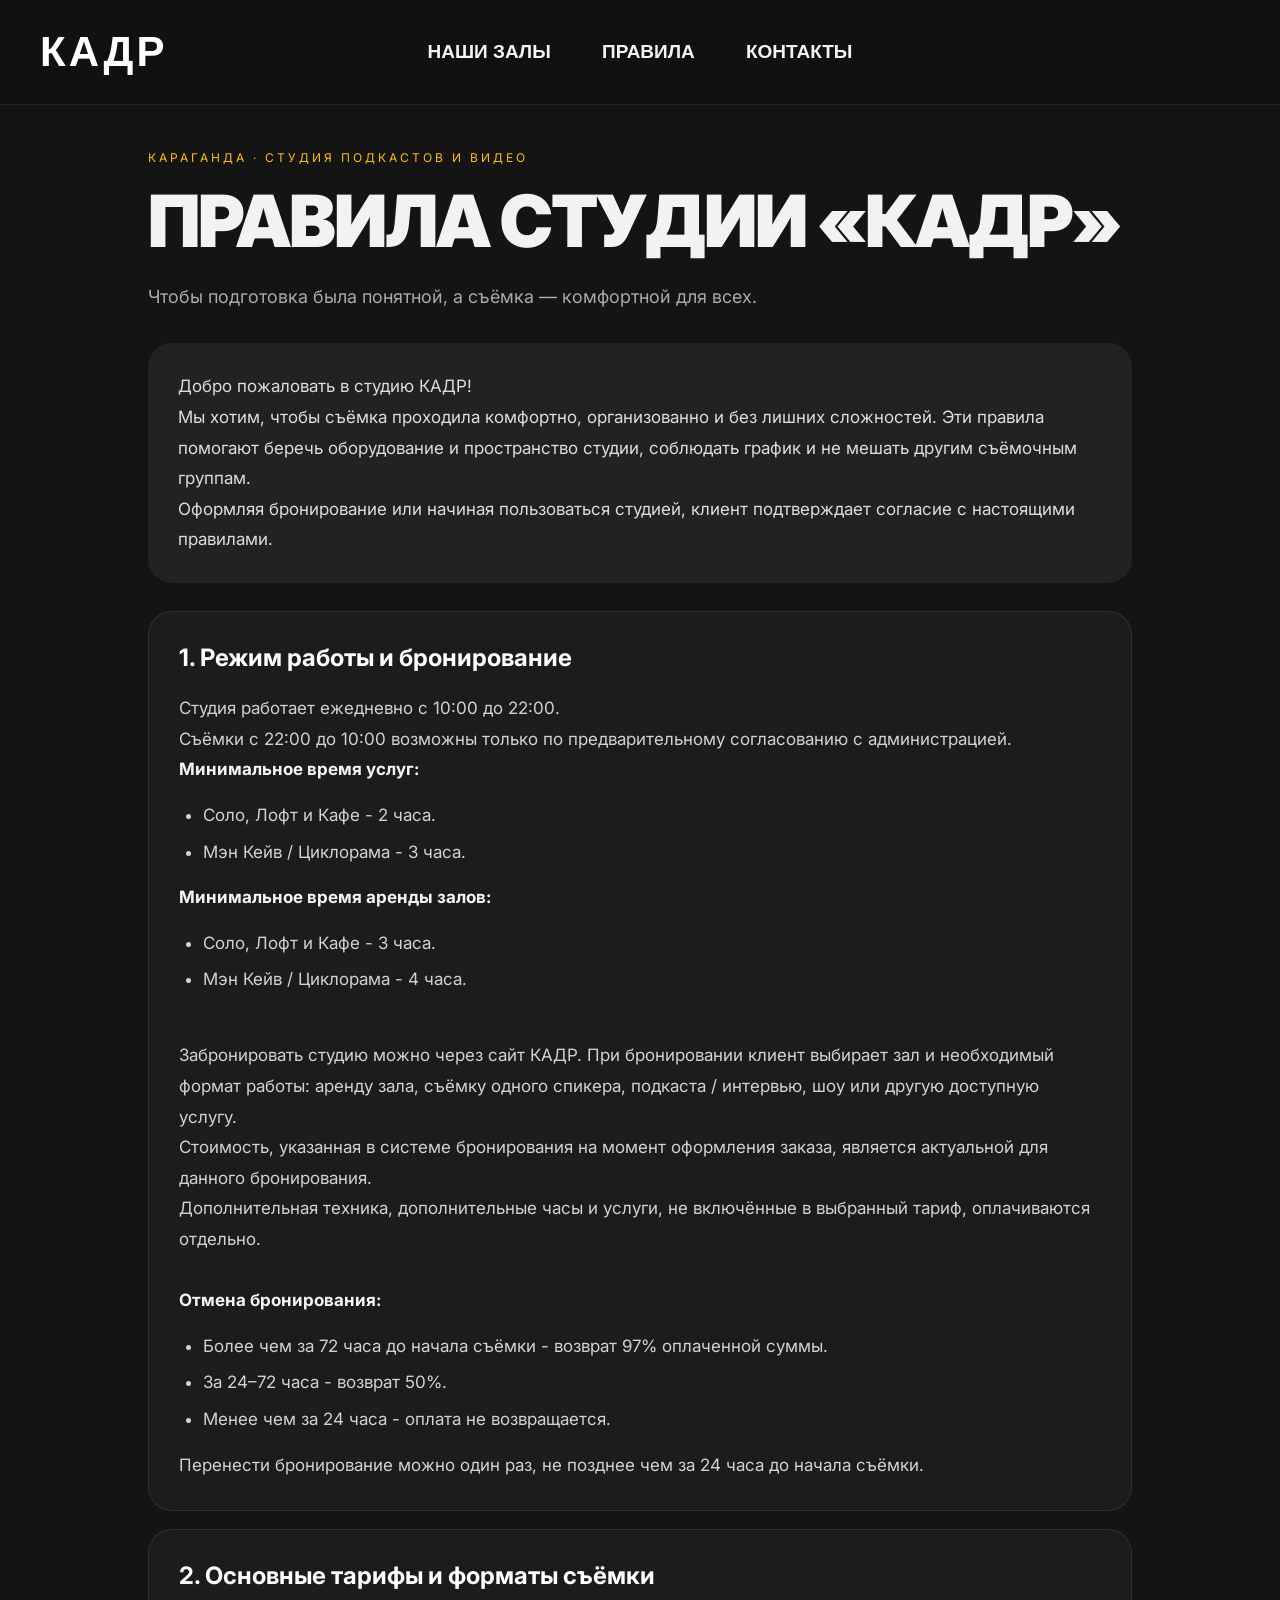
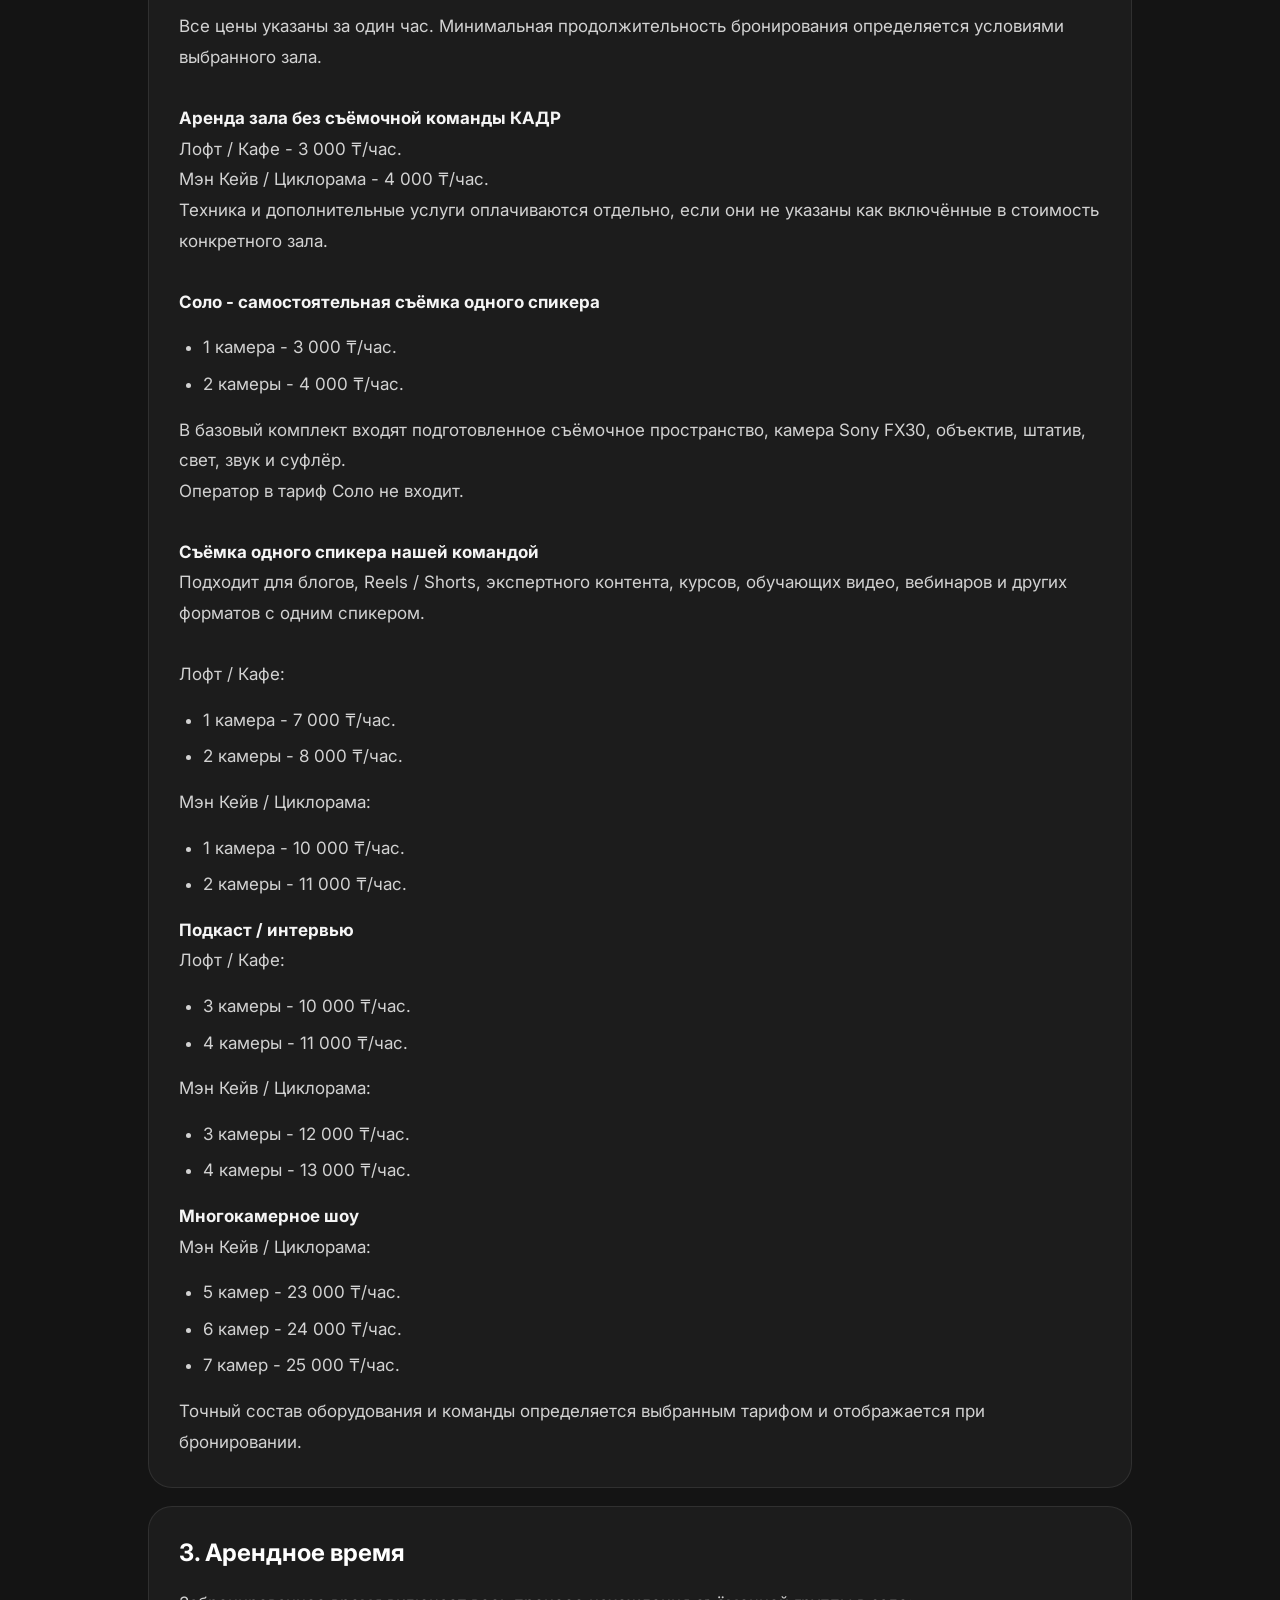
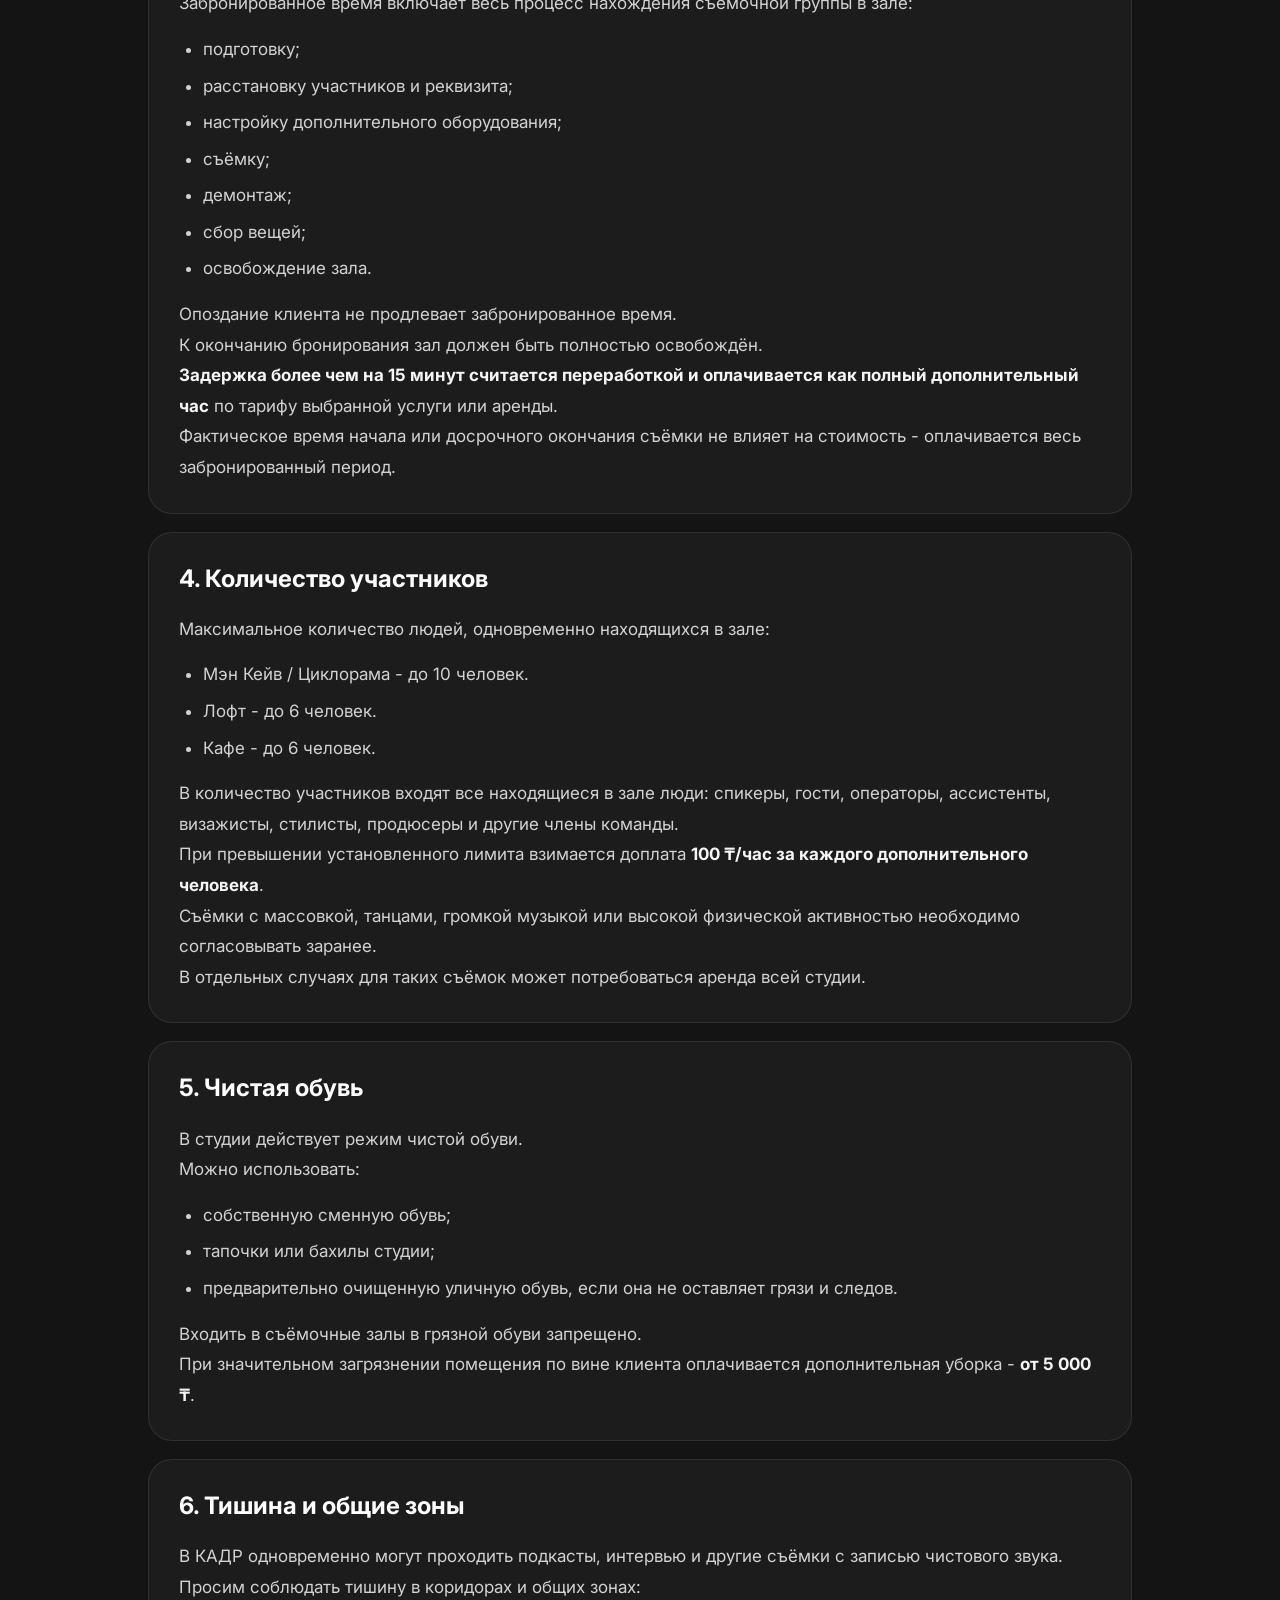
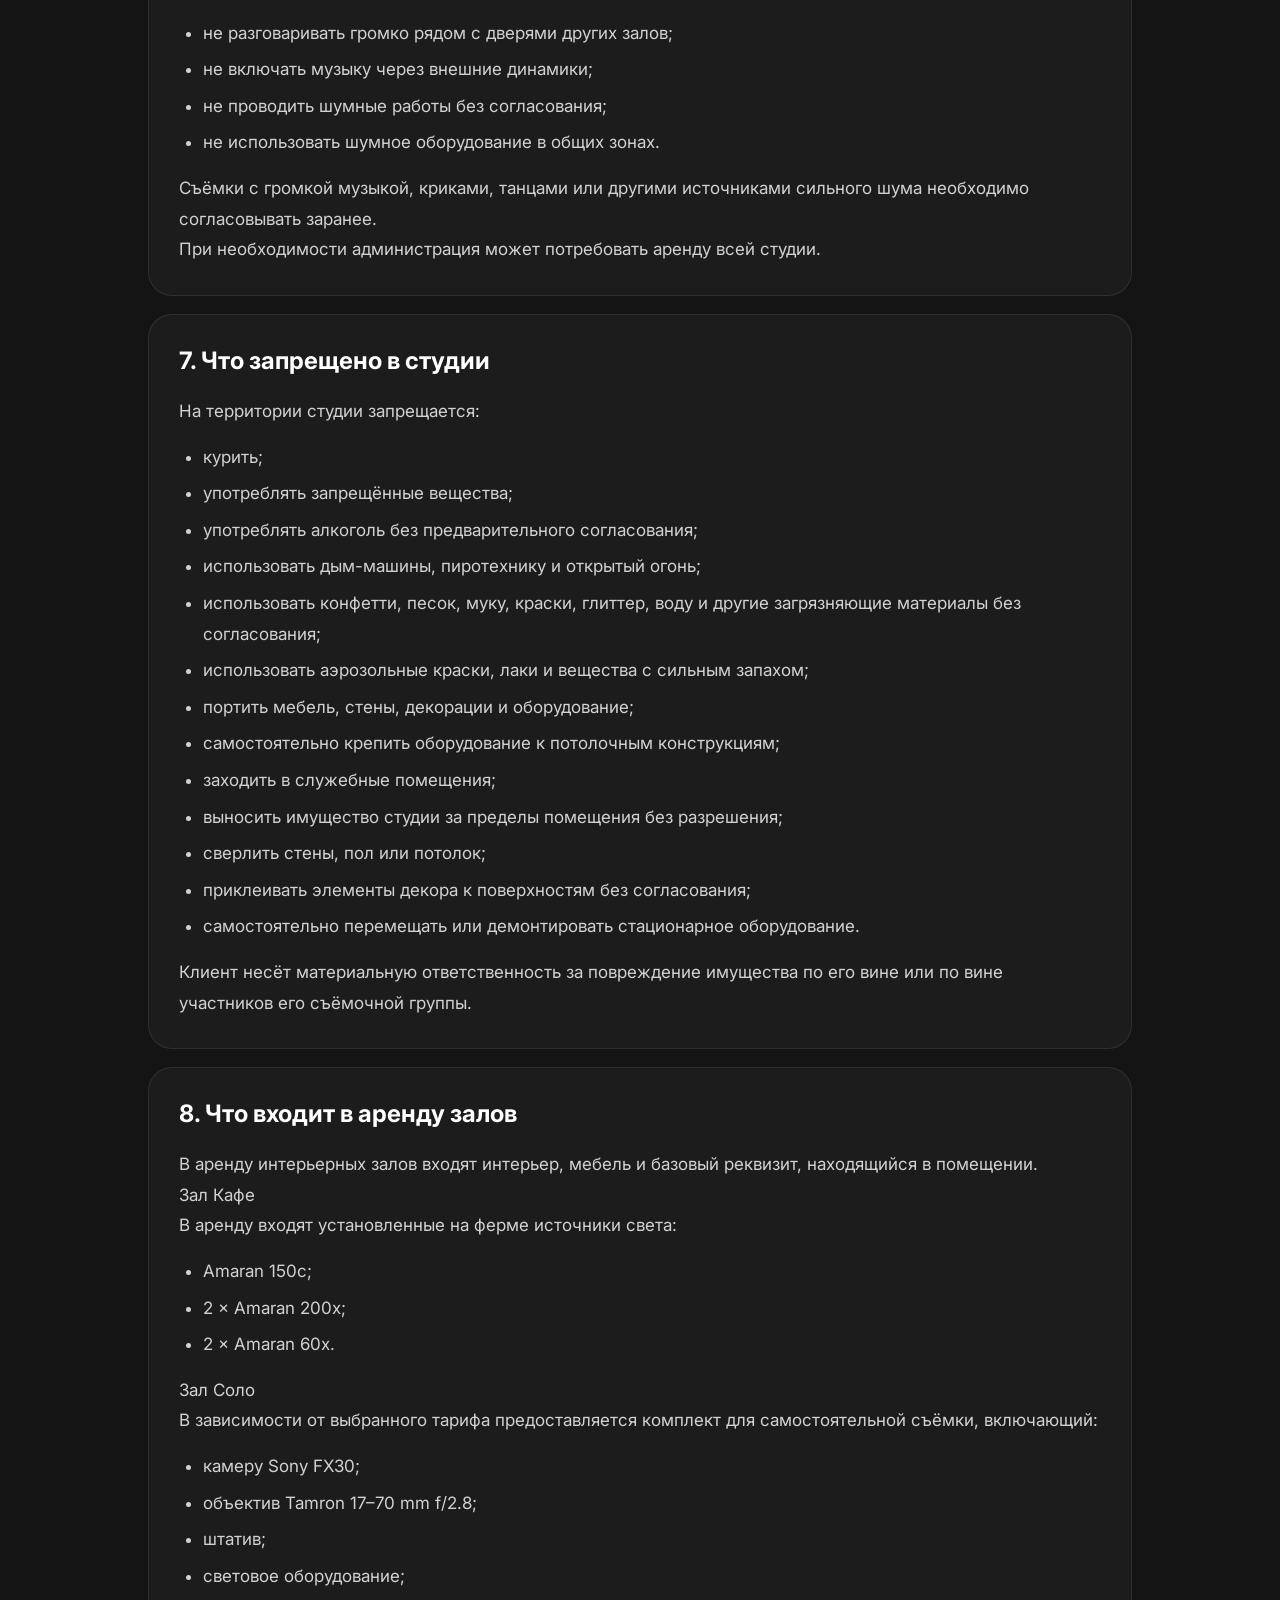
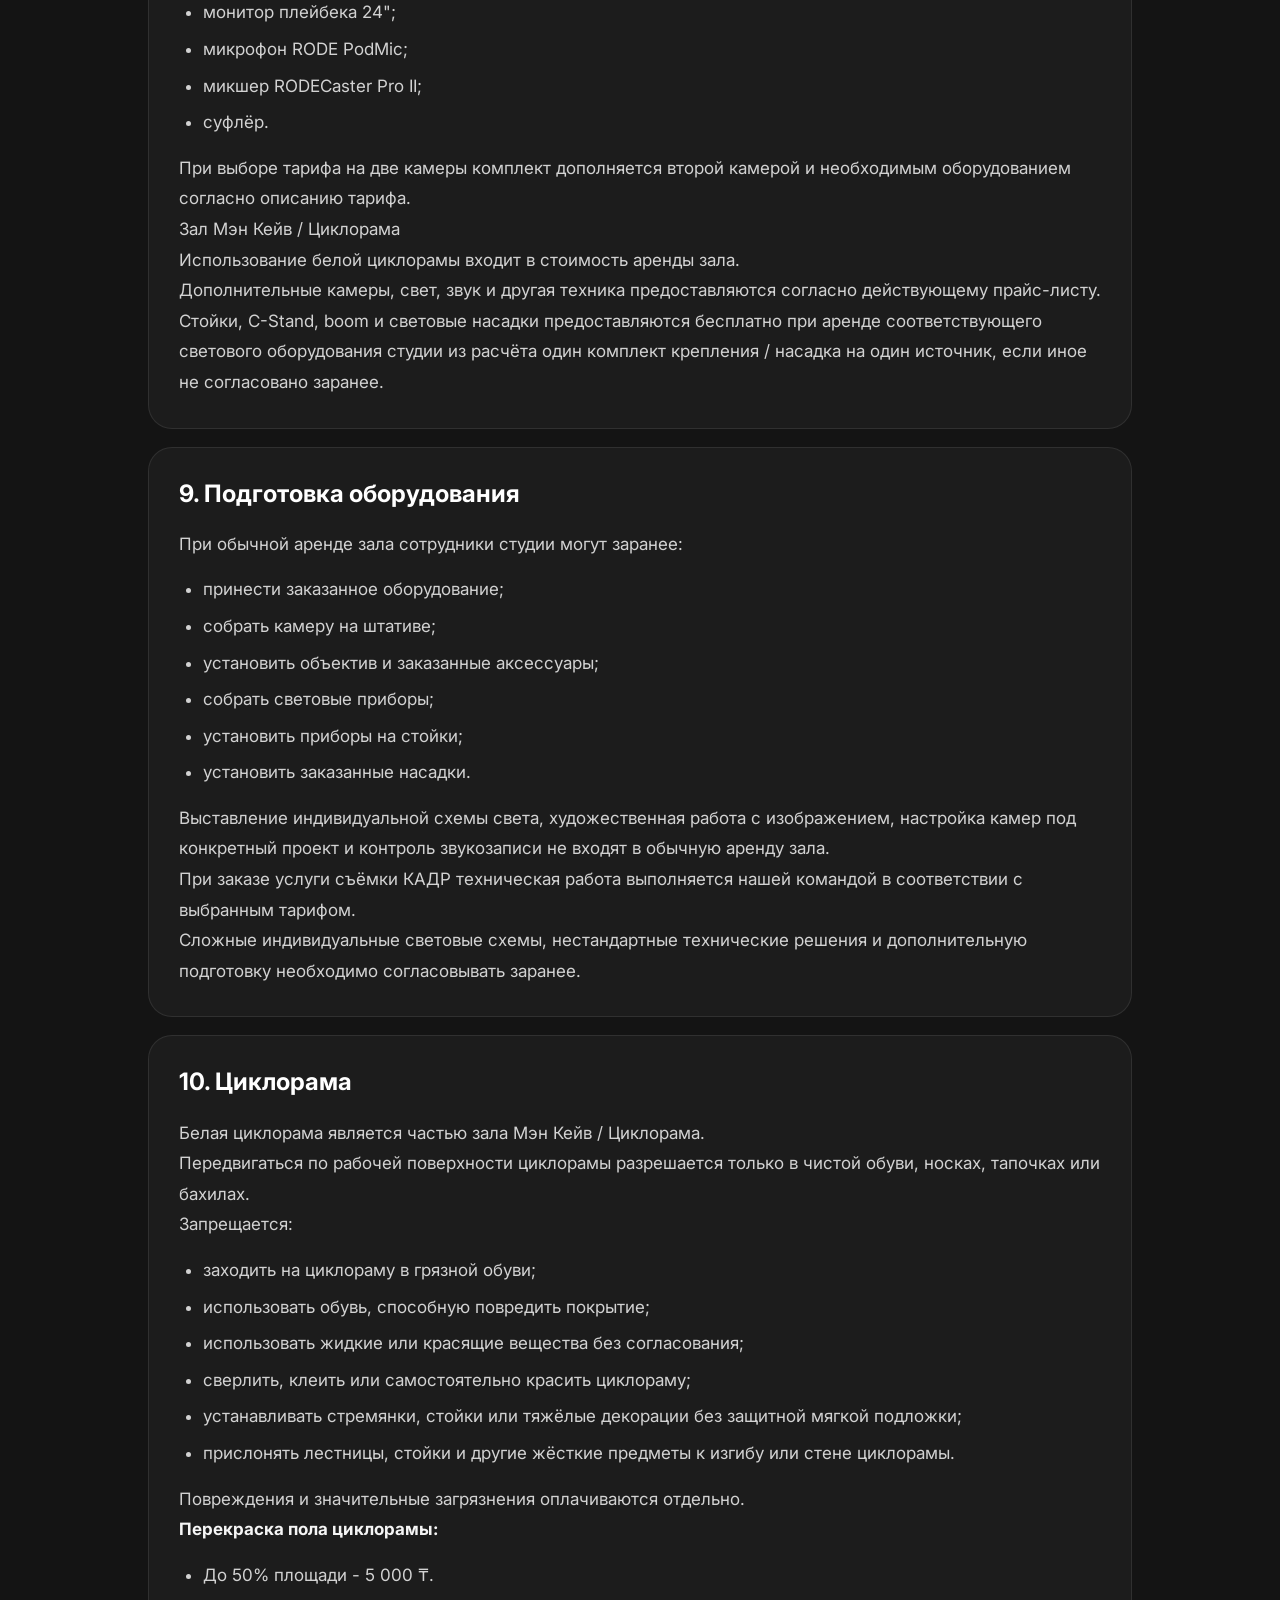
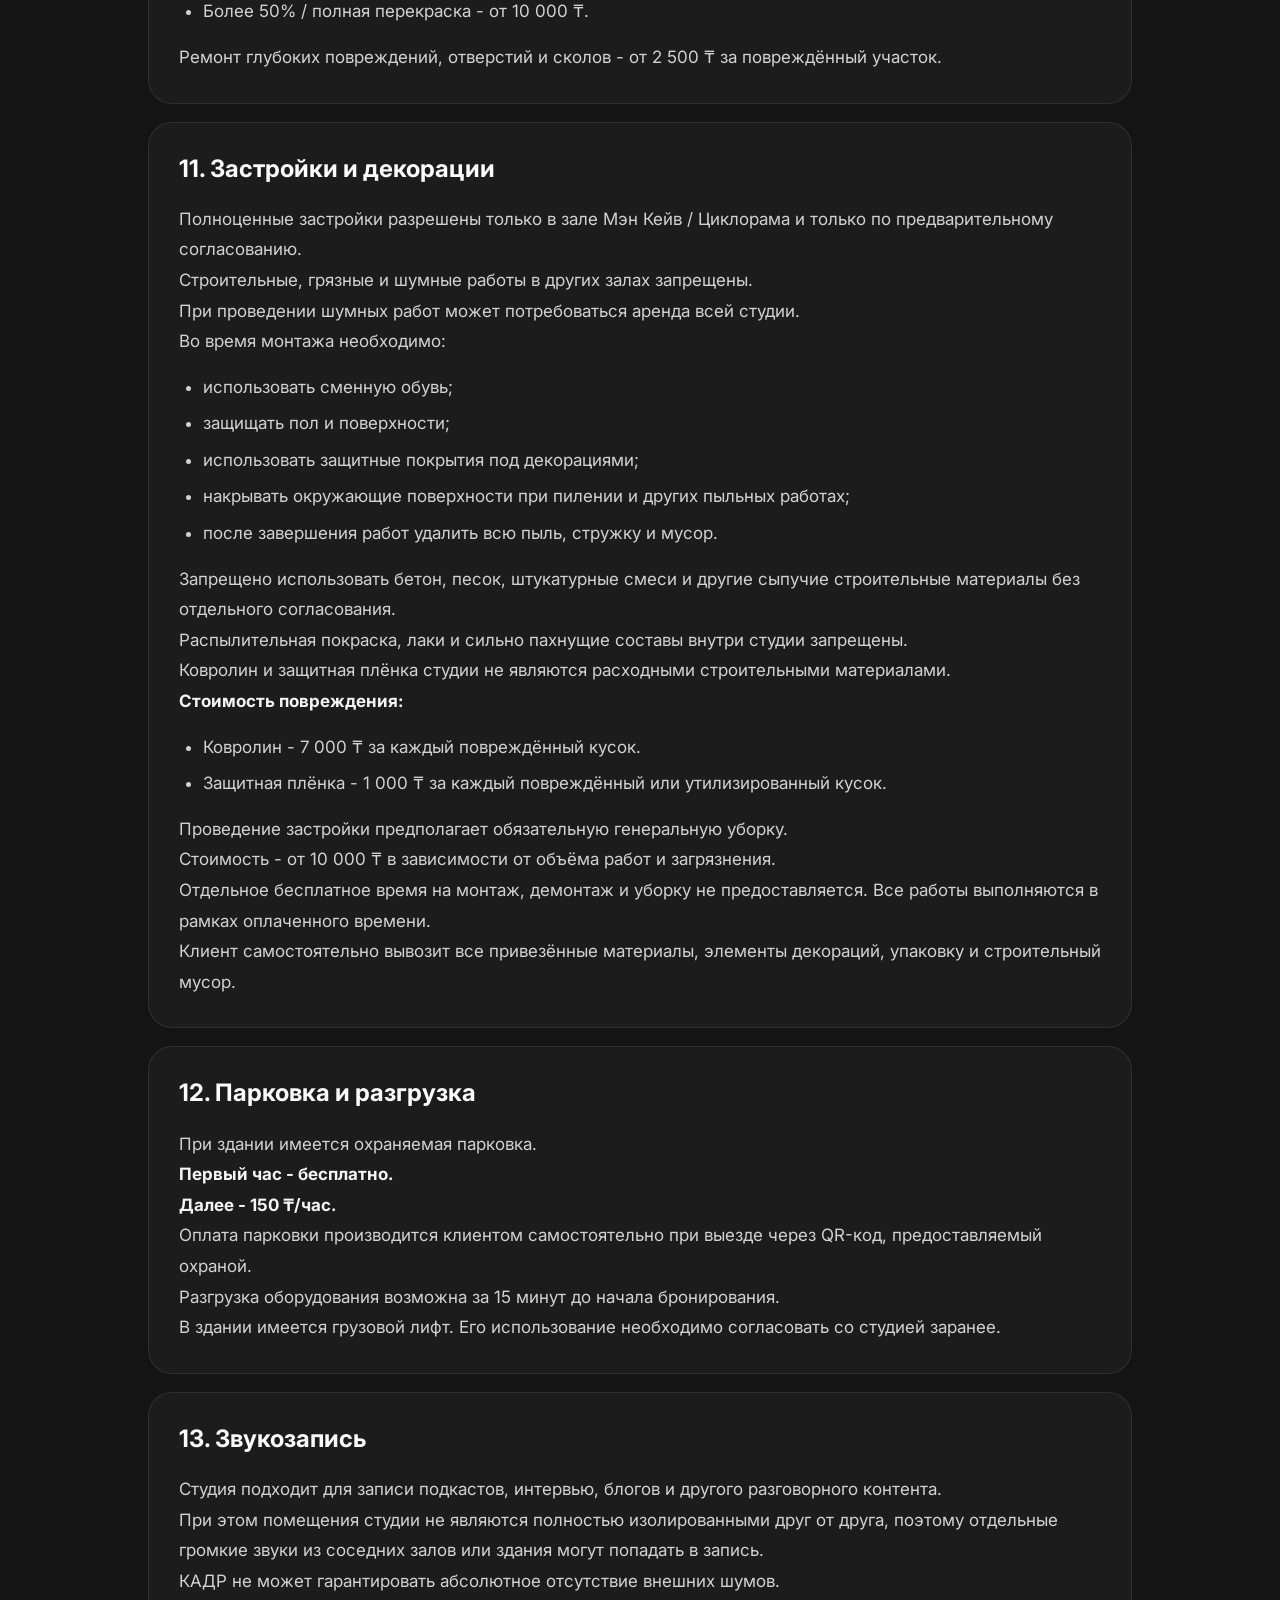
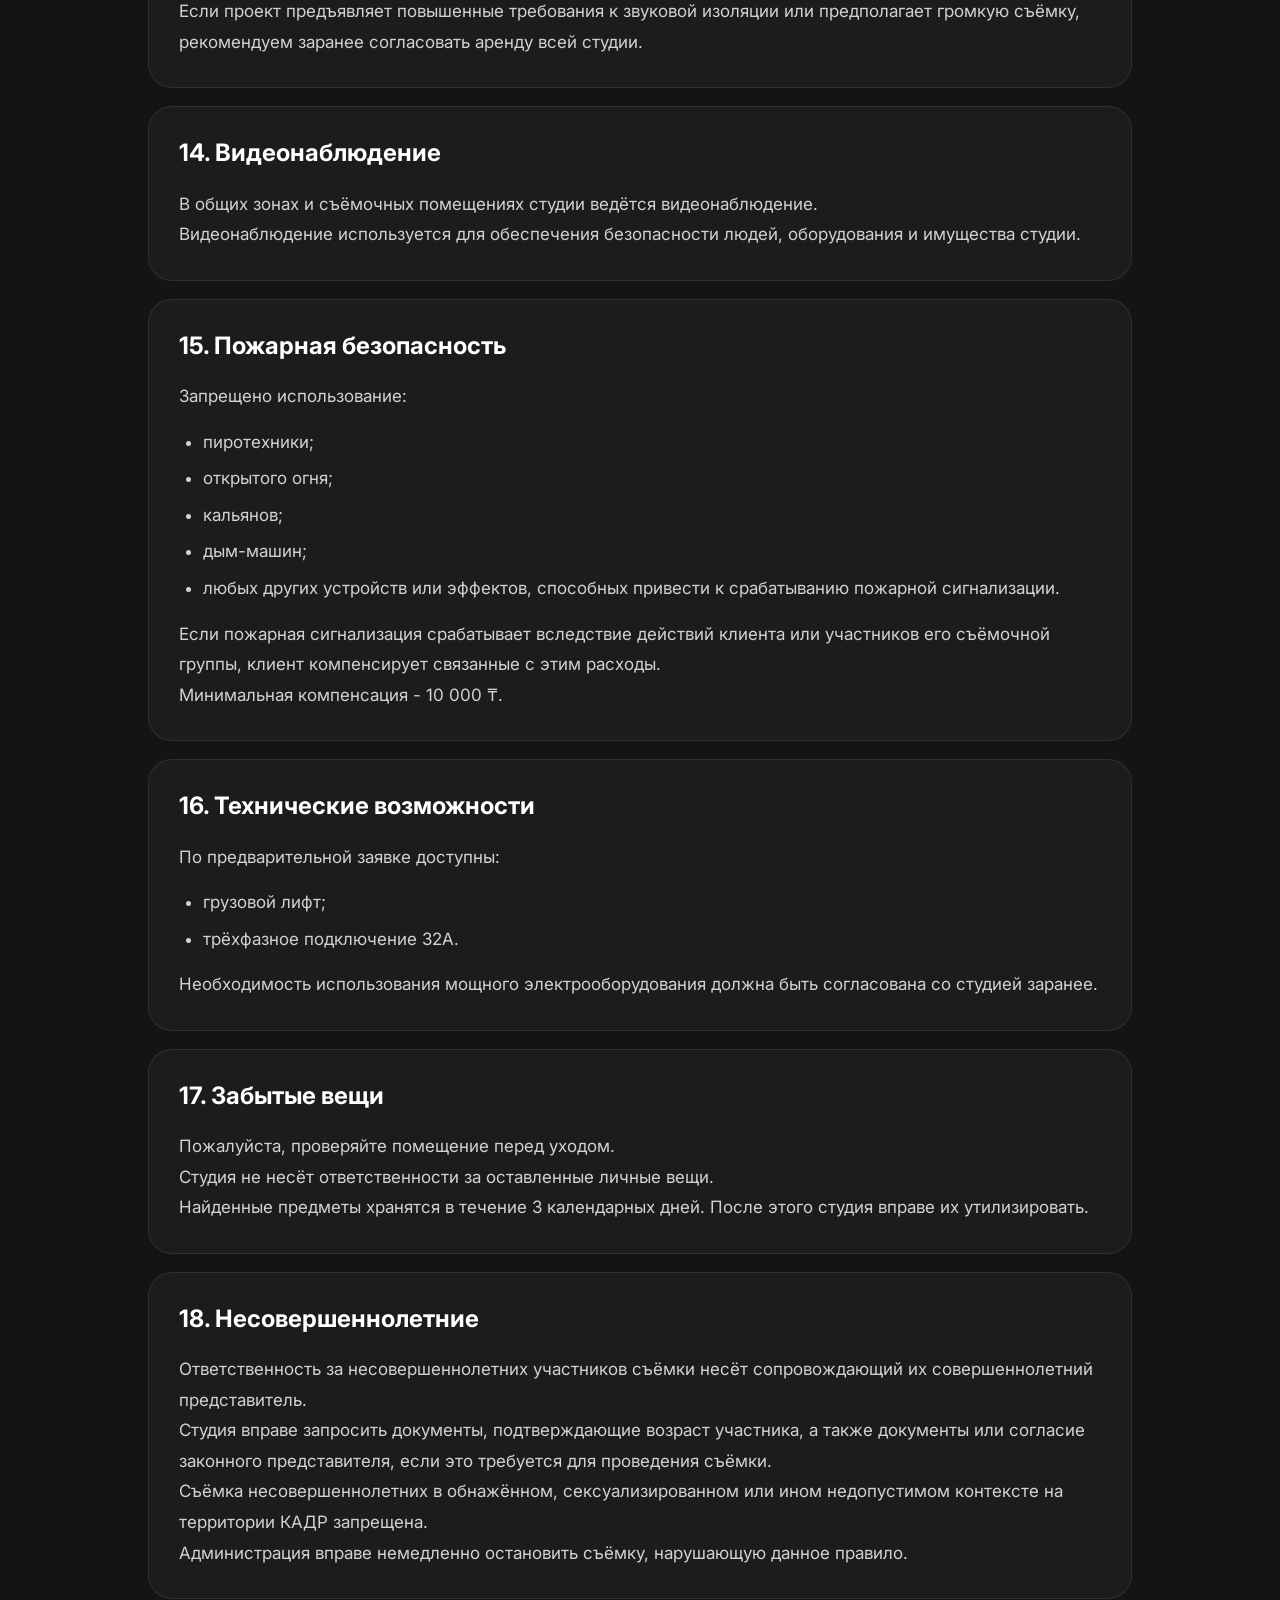
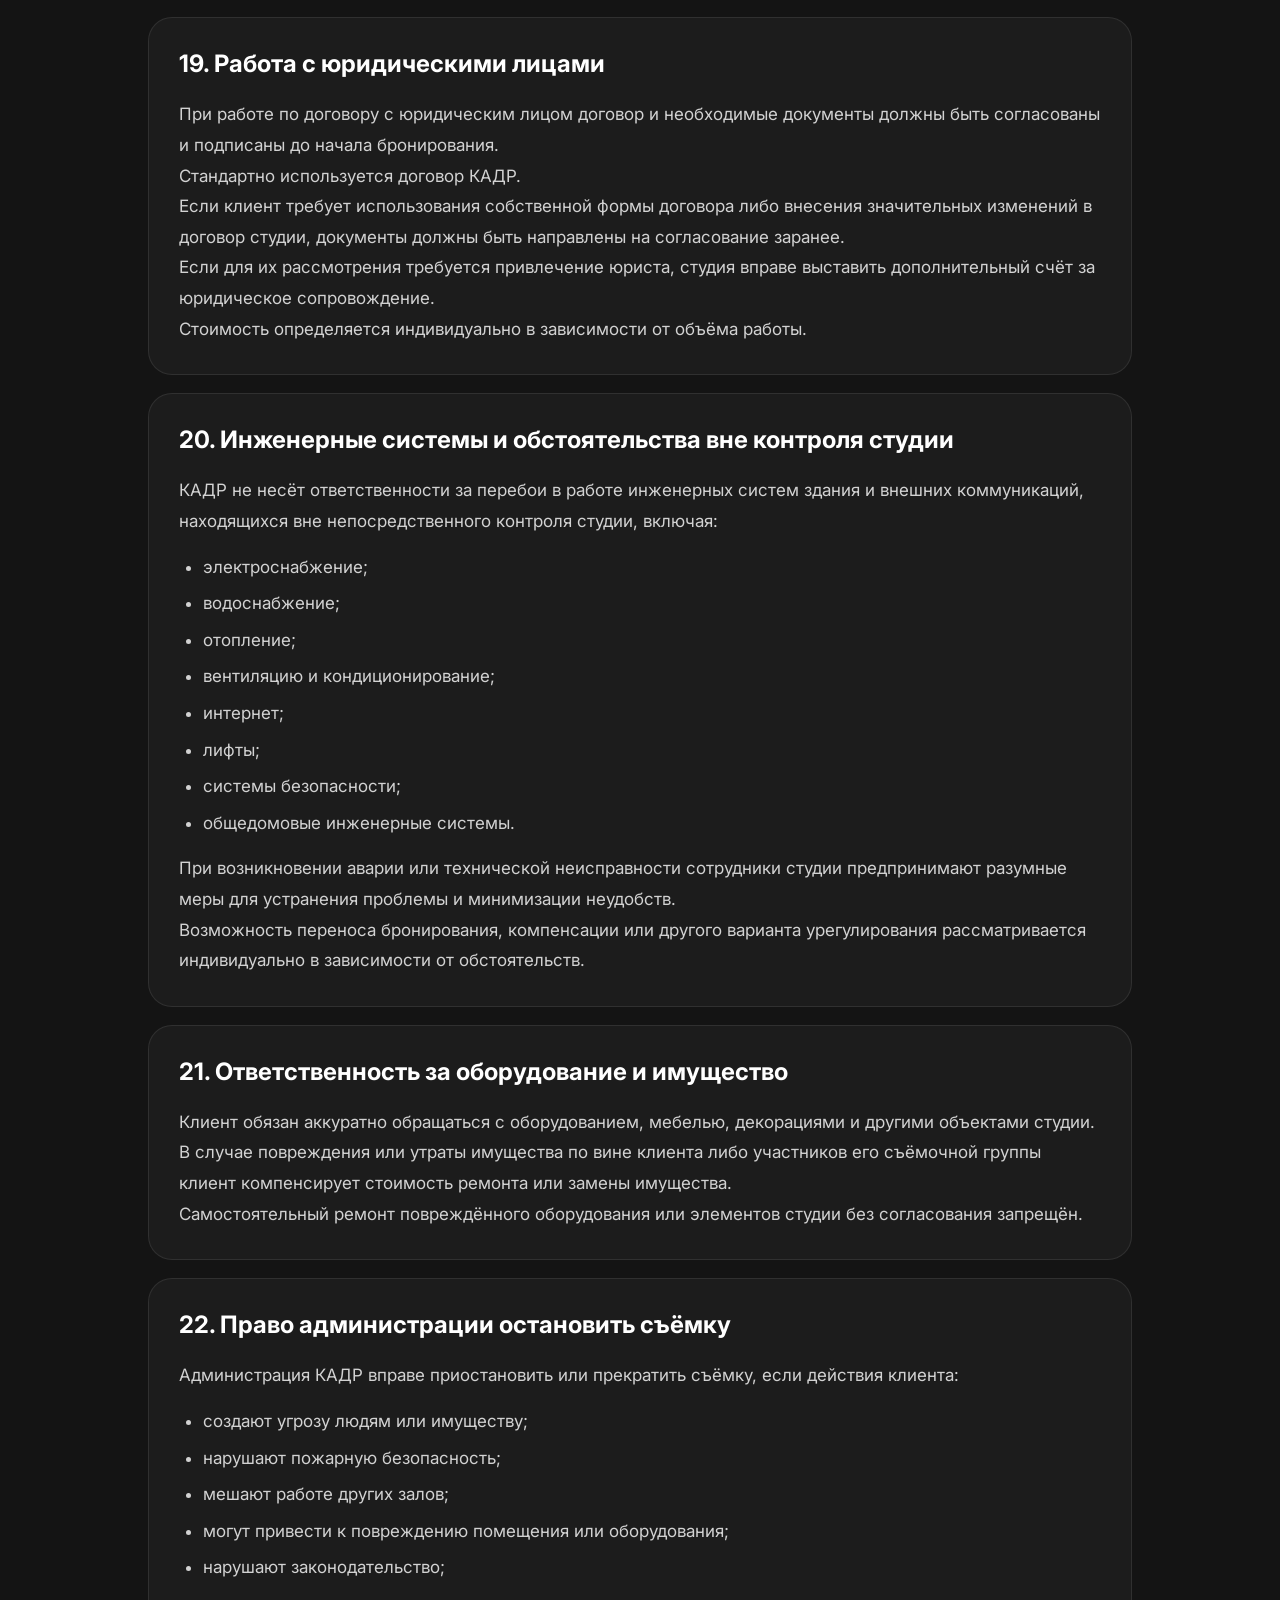
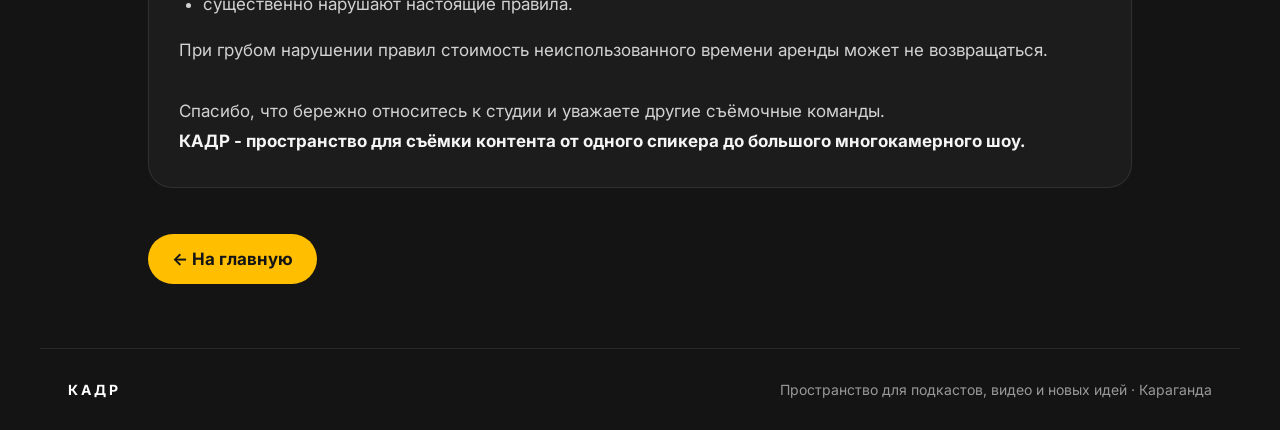
<file: ProductsClient/SitePageContent/rules.html>
<!DOCTYPE html><html lang="ru"><head><meta charset="utf-8"><meta name="viewport" content="width=device-width, initial-scale=1"><title>Правила студии КАДР — Караганда</title><meta name="description" content="Правила посещения и бронирования студии КАДР. Условия аренды залов, работы с оборудованием и подготовки к съёмке."><style>@import url('https://fonts.googleapis.com/css2?family=Inter:wght@300;400;500;600;700;800;900&subset=latin,cyrillic');*{box-sizing:border-box}html{scroll-behavior:smooth}body{margin:0;background:#141414;color:#f2f2f2;font-family:Inter,Arial,Helvetica,sans-serif;font-size:17px}#kadr-header{position:fixed;top:0;left:0;width:100%;z-index:1000;background:rgba(18,18,18,.94);backdrop-filter:blur(18px);border-bottom:1px solid #ffffff16}.kadr-header-inner{max-width:1600px;margin:auto;min-height:104px;padding:16px 40px;display:grid;grid-template-columns:220px 1fr 220px;align-items:center;box-sizing:border-box}#kadr-header .kadr-logo{font:900 42px/1.1 Arial,sans-serif;letter-spacing:3px;color:#fff;text-decoration:none}#kadr-header nav{display:flex;align-items:center;justify-content:center;gap:clamp(32px,4vw,72px)}#kadr-header nav a{font:600 19px/1.4 Arial,sans-serif;color:#f4f4f4;text-decoration:none;white-space:nowrap;transition:color .2s}#kadr-header nav a:hover{color:#ffbf00}#kadr-header a:focus-visible{outline:2px solid #ffbf00;outline-offset:7px}main{max-width:1040px;margin:auto;padding:138px 28px 64px}.eyebrow{font-size:12px;color:#ffbf00;letter-spacing:3px;text-transform:uppercase}h1{font-size:clamp(38px,6vw,72px);letter-spacing:-2px;line-height:1.05;margin:18px 0 24px;font-weight:900}.lead{color:#aaa;font-size:18px;line-height:1.6;max-width:680px;margin-bottom:32px}.intro{padding:28px 30px;background:#222;border-radius:24px;line-height:1.8;color:#ddd;margin-bottom:28px}.rule{padding:30px;margin:18px 0;border:1px solid #ffffff16;border-radius:24px;background:#1c1c1c}.rule h2{font-size:24px;line-height:1.3;margin:0 0 20px;color:#fff}.rule-text{font-size:17px;line-height:1.8;color:#d2d2d2}.rule-text strong{color:#f5f5f5}.rule-text ul{padding-left:24px;margin:12px 0}.rule-text li{padding:3px 0}a{color:#ffbf00}.back{display:inline-block;padding:15px 24px;margin-top:28px;background:#ffbf00;color:#141414;text-decoration:none;border-radius:40px;font-weight:bold}footer{max-width:1200px;margin:auto;padding:32px 28px;color:#999;border-top:1px solid #ffffff16;display:flex;justify-content:space-between;gap:20px;font-size:14px}footer strong{color:#fff;letter-spacing:3px}@media(max-width:900px){.kadr-header-inner{grid-template-columns:150px 1fr;min-height:92px;padding:20px 24px}.kadr-header-spacer{display:none}#kadr-header .kadr-logo{font-size:34px}#kadr-header nav{gap:24px}#kadr-header nav a{font-size:16px}}@media(max-width:560px){.kadr-header-inner{grid-template-columns:1fr;gap:16px;padding:16px;text-align:center}#kadr-header .kadr-logo{font-size:32px}#kadr-header nav{gap:22px;flex-wrap:wrap}#kadr-header nav a{font-size:13px}}@media(max-width:750px){main{padding:132px 18px 38px}.rule,.intro{padding:22px}h1{letter-spacing:-1px}footer{flex-direction:column}}</style></head><body><header id="kadr-header"><div class="kadr-header-inner"><a class="kadr-logo" href="index.html" aria-label="КАДР — главная">КАДР</a><nav aria-label="Главное меню"><a href="index.html#hall">НАШИ ЗАЛЫ</a><a href="rules.html" aria-current="page">ПРАВИЛА</a><a href="index.html#contacts">КОНТАКТЫ</a></nav><span class="kadr-header-spacer" aria-hidden="true"></span></div></header><main><p class="eyebrow">Караганда · Студия подкастов и видео</p><h1>ПРАВИЛА СТУДИИ «КАДР»</h1><p class="lead">Чтобы подготовка была понятной, а съёмка — комфортной для всех.</p><div class="intro">Добро пожаловать в студию КАДР!<br />Мы хотим, чтобы съёмка проходила комфортно, организованно и без лишних сложностей. Эти правила помогают беречь оборудование и пространство студии, соблюдать график и не мешать другим съёмочным группам.<br />Оформляя бронирование или начиная пользоваться студией, клиент подтверждает согласие с настоящими правилами.</div><section class="rule"><h2>1. Режим работы и бронирование</h2><div class="rule-text">Студия работает ежедневно с 10:00 до 22:00.<br />Съёмки с 22:00 до 10:00 возможны только по предварительному согласованию с администрацией.<br /><strong>Минимальное время услуг:</strong><br /><ul><li data-list="bullet">Соло, Лофт и Кафе - 2 часа.</li><li data-list="bullet">Мэн Кейв / Циклорама - 3 часа.</li></ul><strong>Минимальное время аренды залов:</strong><br /><ul><li data-list="bullet">Соло, Лофт и Кафе - 3 часа.</li><li data-list="bullet">Мэн Кейв / Циклорама - 4 часа.</li></ul><br />Забронировать студию можно через сайт КАДР. При бронировании клиент выбирает зал и необходимый формат работы: аренду зала, съёмку одного спикера, подкаста / интервью, шоу или другую доступную услугу.<br />Стоимость, указанная в системе бронирования на момент оформления заказа, является актуальной для данного бронирования.<br />Дополнительная техника, дополнительные часы и услуги, не включённые в выбранный тариф, оплачиваются отдельно.<br /><br /><strong>Отмена бронирования:</strong><br /><ul><li data-list="bullet">Более чем за 72 часа до начала съёмки - возврат 97% оплаченной суммы.</li><li data-list="bullet">За 24–72 часа - возврат 50%.</li><li data-list="bullet">Менее чем за 24 часа - оплата не возвращается.</li></ul>Перенести бронирование можно один раз, не позднее чем за 24 часа до начала съёмки.</div></section><section class="rule"><h2>2. Основные тарифы и форматы съёмки</h2><div class="rule-text">Все цены указаны за один час. Минимальная продолжительность бронирования определяется условиями выбранного зала.<br /><br /><strong>Аренда зала без съёмочной команды КАДР</strong><br />Лофт / Кафе - 3 000 ₸/час.<br />Мэн Кейв / Циклорама - 4 000 ₸/час.<br />Техника и дополнительные услуги оплачиваются отдельно, если они не указаны как включённые в стоимость конкретного зала.<br /><br /><strong>Соло - самостоятельная съёмка одного спикера</strong><br /><ul><li data-list="bullet">1 камера - 3 000 ₸/час.</li><li data-list="bullet">2 камеры - 4 000 ₸/час.</li></ul>В базовый комплект входят подготовленное съёмочное пространство, камера Sony FX30, объектив, штатив, свет, звук и суфлёр.<br />Оператор в тариф Соло не входит.<br /><br /><strong>Съёмка одного спикера нашей командой</strong><br />Подходит для блогов, Reels / Shorts, экспертного контента, курсов, обучающих видео, вебинаров и других форматов с одним спикером.<br /><br />Лофт / Кафе:<br /><ul><li data-list="bullet">1 камера - 7 000 ₸/час.</li><li data-list="bullet">2 камеры - 8 000 ₸/час.</li></ul>Мэн Кейв / Циклорама:<br /><ul><li data-list="bullet">1 камера - 10 000 ₸/час.</li><li data-list="bullet">2 камеры - 11 000 ₸/час.</li></ul><strong>Подкаст / интервью</strong><br />Лофт / Кафе:<br /><ul><li data-list="bullet">3 камеры - 10 000 ₸/час.</li><li data-list="bullet">4 камеры - 11 000 ₸/час.</li></ul>Мэн Кейв / Циклорама:<br /><ul><li data-list="bullet">3 камеры - 12 000 ₸/час.</li><li data-list="bullet">4 камеры - 13 000 ₸/час.</li></ul><strong>Многокамерное шоу</strong><br />Мэн Кейв / Циклорама:<br /><ul><li data-list="bullet">5 камер - 23 000 ₸/час.</li><li data-list="bullet">6 камер - 24 000 ₸/час.</li><li data-list="bullet">7 камер - 25 000 ₸/час.</li></ul>Точный состав оборудования и команды определяется выбранным тарифом и отображается при бронировании.</div></section><section class="rule"><h2>3. Арендное время</h2><div class="rule-text">Забронированное время включает весь процесс нахождения съёмочной группы в зале:<br /><ul><li data-list="bullet">подготовку;</li><li data-list="bullet">расстановку участников и реквизита;</li><li data-list="bullet">настройку дополнительного оборудования;</li><li data-list="bullet">съёмку;</li><li data-list="bullet">демонтаж;</li><li data-list="bullet">сбор вещей;</li><li data-list="bullet">освобождение зала.</li></ul>Опоздание клиента не продлевает забронированное время.<br />К окончанию бронирования зал должен быть полностью освобождён.<br /><strong>Задержка более чем на 15 минут считается переработкой и оплачивается как полный дополнительный час</strong> по тарифу выбранной услуги или аренды.<br />Фактическое время начала или досрочного окончания съёмки не влияет на стоимость - оплачивается весь забронированный период.</div></section><section class="rule"><h2>4. Количество участников</h2><div class="rule-text">Максимальное количество людей, одновременно находящихся в зале:<br /><ul><li data-list="bullet">Мэн Кейв / Циклорама - до 10 человек.</li><li data-list="bullet">Лофт - до 6 человек.</li><li data-list="bullet">Кафе - до 6 человек.</li></ul>В количество участников входят все находящиеся в зале люди: спикеры, гости, операторы, ассистенты, визажисты, стилисты, продюсеры и другие члены команды.<br />При превышении установленного лимита взимается доплата <strong>100 ₸/час за каждого дополнительного человека</strong>.<br />Съёмки с массовкой, танцами, громкой музыкой или высокой физической активностью необходимо согласовывать заранее.<br />В отдельных случаях для таких съёмок может потребоваться аренда всей студии.</div></section><section class="rule"><h2>5. Чистая обувь</h2><div class="rule-text">В студии действует режим чистой обуви.<br />Можно использовать:<br /><ul><li data-list="bullet">собственную сменную обувь;</li><li data-list="bullet">тапочки или бахилы студии;</li><li data-list="bullet">предварительно очищенную уличную обувь, если она не оставляет грязи и следов.</li></ul>Входить в съёмочные залы в грязной обуви запрещено.<br />При значительном загрязнении помещения по вине клиента оплачивается дополнительная уборка - <strong>от 5 000 ₸</strong>.</div></section><section class="rule"><h2>6. Тишина и общие зоны</h2><div class="rule-text">В КАДР одновременно могут проходить подкасты, интервью и другие съёмки с записью чистового звука.<br />Просим соблюдать тишину в коридорах и общих зонах:<br /><ul><li data-list="bullet">не разговаривать громко рядом с дверями других залов;</li><li data-list="bullet">не включать музыку через внешние динамики;</li><li data-list="bullet">не проводить шумные работы без согласования;</li><li data-list="bullet">не использовать шумное оборудование в общих зонах.</li></ul>Съёмки с громкой музыкой, криками, танцами или другими источниками сильного шума необходимо согласовывать заранее.<br />При необходимости администрация может потребовать аренду всей студии.</div></section><section class="rule"><h2>7. Что запрещено в студии</h2><div class="rule-text">На территории студии запрещается:<br /><ul><li data-list="bullet">курить;</li><li data-list="bullet">употреблять запрещённые вещества;</li><li data-list="bullet">употреблять алкоголь без предварительного согласования;</li><li data-list="bullet">использовать дым-машины, пиротехнику и открытый огонь;</li><li data-list="bullet">использовать конфетти, песок, муку, краски, глиттер, воду и другие загрязняющие материалы без согласования;</li><li data-list="bullet">использовать аэрозольные краски, лаки и вещества с сильным запахом;</li><li data-list="bullet">портить мебель, стены, декорации и оборудование;</li><li data-list="bullet">самостоятельно крепить оборудование к потолочным конструкциям;</li><li data-list="bullet">заходить в служебные помещения;</li><li data-list="bullet">выносить имущество студии за пределы помещения без разрешения;</li><li data-list="bullet">сверлить стены, пол или потолок;</li><li data-list="bullet">приклеивать элементы декора к поверхностям без согласования;</li><li data-list="bullet">самостоятельно перемещать или демонтировать стационарное оборудование.</li></ul>Клиент несёт материальную ответственность за повреждение имущества по его вине или по вине участников его съёмочной группы.</div></section><section class="rule"><h2>8. Что входит в аренду залов</h2><div class="rule-text">В аренду интерьерных залов входят интерьер, мебель и базовый реквизит, находящийся в помещении.<br />Зал Кафе<br />В аренду входят установленные на ферме источники света:<br /><ul><li data-list="bullet">Amaran 150c;</li><li data-list="bullet">2 × Amaran 200x;</li><li data-list="bullet">2 × Amaran 60x.</li></ul>Зал Соло<br />В зависимости от выбранного тарифа предоставляется комплект для самостоятельной съёмки, включающий:<br /><ul><li data-list="bullet">камеру Sony FX30;</li><li data-list="bullet">объектив Tamron 17–70 mm f/2.8;</li><li data-list="bullet">штатив;</li><li data-list="bullet">световое оборудование;</li><li data-list="bullet">монитор плейбека 24";</li><li data-list="bullet">микрофон RODE PodMic;</li><li data-list="bullet">микшер RODECaster Pro II;</li><li data-list="bullet">суфлёр.</li></ul>При выборе тарифа на две камеры комплект дополняется второй камерой и необходимым оборудованием согласно описанию тарифа.<br />Зал Мэн Кейв / Циклорама<br />Использование белой циклорамы входит в стоимость аренды зала.<br />Дополнительные камеры, свет, звук и другая техника предоставляются согласно действующему прайс-листу.<br />Стойки, C-Stand, boom и световые насадки предоставляются бесплатно при аренде соответствующего светового оборудования студии из расчёта один комплект крепления / насадка на один источник, если иное не согласовано заранее.</div></section><section class="rule"><h2>9. Подготовка оборудования</h2><div class="rule-text">При обычной аренде зала сотрудники студии могут заранее:<br /><ul><li data-list="bullet">принести заказанное оборудование;</li><li data-list="bullet">собрать камеру на штативе;</li><li data-list="bullet">установить объектив и заказанные аксессуары;</li><li data-list="bullet">собрать световые приборы;</li><li data-list="bullet">установить приборы на стойки;</li><li data-list="bullet">установить заказанные насадки.</li></ul>Выставление индивидуальной схемы света, художественная работа с изображением, настройка камер под конкретный проект и контроль звукозаписи не входят в обычную аренду зала.<br />При заказе услуги съёмки КАДР техническая работа выполняется нашей командой в соответствии с выбранным тарифом.<br />Сложные индивидуальные световые схемы, нестандартные технические решения и дополнительную подготовку необходимо согласовывать заранее.</div></section><section class="rule"><h2>10. Циклорама</h2><div class="rule-text">Белая циклорама является частью зала Мэн Кейв / Циклорама.<br />Передвигаться по рабочей поверхности циклорамы разрешается только в чистой обуви, носках, тапочках или бахилах.<br />Запрещается:<br /><ul><li data-list="bullet">заходить на циклораму в грязной обуви;</li><li data-list="bullet">использовать обувь, способную повредить покрытие;</li><li data-list="bullet">использовать жидкие или красящие вещества без согласования;</li><li data-list="bullet">сверлить, клеить или самостоятельно красить циклораму;</li><li data-list="bullet">устанавливать стремянки, стойки или тяжёлые декорации без защитной мягкой подложки;</li><li data-list="bullet">прислонять лестницы, стойки и другие жёсткие предметы к изгибу или стене циклорамы.</li></ul>Повреждения и значительные загрязнения оплачиваются отдельно.<br /><strong>Перекраска пола циклорамы:</strong><br /><ul><li data-list="bullet">До 50% площади - 5 000 ₸.</li><li data-list="bullet">Более 50% / полная перекраска - от 10 000 ₸.</li></ul>Ремонт глубоких повреждений, отверстий и сколов - от 2 500 ₸ за повреждённый участок.</div></section><section class="rule"><h2>11. Застройки и декорации</h2><div class="rule-text">Полноценные застройки разрешены только в зале Мэн Кейв / Циклорама и только по предварительному согласованию.<br />Строительные, грязные и шумные работы в других залах запрещены.<br />При проведении шумных работ может потребоваться аренда всей студии.<br />Во время монтажа необходимо:<br /><ul><li data-list="bullet">использовать сменную обувь;</li><li data-list="bullet">защищать пол и поверхности;</li><li data-list="bullet">использовать защитные покрытия под декорациями;</li><li data-list="bullet">накрывать окружающие поверхности при пилении и других пыльных работах;</li><li data-list="bullet">после завершения работ удалить всю пыль, стружку и мусор.</li></ul>Запрещено использовать бетон, песок, штукатурные смеси и другие сыпучие строительные материалы без отдельного согласования.<br />Распылительная покраска, лаки и сильно пахнущие составы внутри студии запрещены.<br />Ковролин и защитная плёнка студии не являются расходными строительными материалами.<br /><strong>Стоимость повреждения:</strong><br /><ul><li data-list="bullet">Ковролин - 7 000 ₸ за каждый повреждённый кусок.</li><li data-list="bullet">Защитная плёнка - 1 000 ₸ за каждый повреждённый или утилизированный кусок.</li></ul>Проведение застройки предполагает обязательную генеральную уборку.<br />Стоимость - от 10 000 ₸ в зависимости от объёма работ и загрязнения.<br />Отдельное бесплатное время на монтаж, демонтаж и уборку не предоставляется. Все работы выполняются в рамках оплаченного времени.<br />Клиент самостоятельно вывозит все привезённые материалы, элементы декораций, упаковку и строительный мусор.</div></section><section class="rule"><h2>12. Парковка и разгрузка</h2><div class="rule-text">При здании имеется охраняемая парковка.<br /><strong>Первый час - бесплатно.</strong><br /><strong>Далее - 150 ₸/час.</strong><br />Оплата парковки производится клиентом самостоятельно при выезде через QR-код, предоставляемый охраной.<br />Разгрузка оборудования возможна за 15 минут до начала бронирования.<br />В здании имеется грузовой лифт. Его использование необходимо согласовать со студией заранее.</div></section><section class="rule"><h2>13. Звукозапись</h2><div class="rule-text">Студия подходит для записи подкастов, интервью, блогов и другого разговорного контента.<br />При этом помещения студии не являются полностью изолированными друг от друга, поэтому отдельные громкие звуки из соседних залов или здания могут попадать в запись.<br />КАДР не может гарантировать абсолютное отсутствие внешних шумов.<br />Если проект предъявляет повышенные требования к звуковой изоляции или предполагает громкую съёмку, рекомендуем заранее согласовать аренду всей студии.</div></section><section class="rule"><h2>14. Видеонаблюдение</h2><div class="rule-text">В общих зонах и съёмочных помещениях студии ведётся видеонаблюдение.<br />Видеонаблюдение используется для обеспечения безопасности людей, оборудования и имущества студии.</div></section><section class="rule"><h2>15. Пожарная безопасность</h2><div class="rule-text">Запрещено использование:<br /><ul><li data-list="bullet">пиротехники;</li><li data-list="bullet">открытого огня;</li><li data-list="bullet">кальянов;</li><li data-list="bullet">дым-машин;</li><li data-list="bullet">любых других устройств или эффектов, способных привести к срабатыванию пожарной сигнализации.</li></ul>Если пожарная сигнализация срабатывает вследствие действий клиента или участников его съёмочной группы, клиент компенсирует связанные с этим расходы.<br />Минимальная компенсация - 10 000 ₸.</div></section><section class="rule"><h2>16. Технические возможности</h2><div class="rule-text">По предварительной заявке доступны:<br /><ul><li data-list="bullet">грузовой лифт;</li><li data-list="bullet">трёхфазное подключение 32А.</li></ul>Необходимость использования мощного электрооборудования должна быть согласована со студией заранее.</div></section><section class="rule"><h2>17. Забытые вещи</h2><div class="rule-text">Пожалуйста, проверяйте помещение перед уходом.<br />Студия не несёт ответственности за оставленные личные вещи.<br />Найденные предметы хранятся в течение 3 календарных дней. После этого студия вправе их утилизировать.</div></section><section class="rule"><h2>18. Несовершеннолетние</h2><div class="rule-text">Ответственность за несовершеннолетних участников съёмки несёт сопровождающий их совершеннолетний представитель.<br />Студия вправе запросить документы, подтверждающие возраст участника, а также документы или согласие законного представителя, если это требуется для проведения съёмки.<br />Съёмка несовершеннолетних в обнажённом, сексуализированном или ином недопустимом контексте на территории КАДР запрещена.<br />Администрация вправе немедленно остановить съёмку, нарушающую данное правило.</div></section><section class="rule"><h2>19. Работа с юридическими лицами</h2><div class="rule-text">При работе по договору с юридическим лицом договор и необходимые документы должны быть согласованы и подписаны до начала бронирования.<br />Стандартно используется договор КАДР.<br />Если клиент требует использования собственной формы договора либо внесения значительных изменений в договор студии, документы должны быть направлены на согласование заранее.<br />Если для их рассмотрения требуется привлечение юриста, студия вправе выставить дополнительный счёт за юридическое сопровождение.<br />Стоимость определяется индивидуально в зависимости от объёма работы.</div></section><section class="rule"><h2>20. Инженерные системы и обстоятельства вне контроля студии</h2><div class="rule-text">КАДР не несёт ответственности за перебои в работе инженерных систем здания и внешних коммуникаций, находящихся вне непосредственного контроля студии, включая:<br /><ul><li data-list="bullet">электроснабжение;</li><li data-list="bullet">водоснабжение;</li><li data-list="bullet">отопление;</li><li data-list="bullet">вентиляцию и кондиционирование;</li><li data-list="bullet">интернет;</li><li data-list="bullet">лифты;</li><li data-list="bullet">системы безопасности;</li><li data-list="bullet">общедомовые инженерные системы.</li></ul>При возникновении аварии или технической неисправности сотрудники студии предпринимают разумные меры для устранения проблемы и минимизации неудобств.<br />Возможность переноса бронирования, компенсации или другого варианта урегулирования рассматривается индивидуально в зависимости от обстоятельств.</div></section><section class="rule"><h2>21. Ответственность за оборудование и имущество</h2><div class="rule-text">Клиент обязан аккуратно обращаться с оборудованием, мебелью, декорациями и другими объектами студии.<br />В случае повреждения или утраты имущества по вине клиента либо участников его съёмочной группы клиент компенсирует стоимость ремонта или замены имущества.<br />Самостоятельный ремонт повреждённого оборудования или элементов студии без согласования запрещён.</div></section><section class="rule"><h2>22. Право администрации остановить съёмку</h2><div class="rule-text">Администрация КАДР вправе приостановить или прекратить съёмку, если действия клиента:<br /><ul><li data-list="bullet">создают угрозу людям или имуществу;</li><li data-list="bullet">нарушают пожарную безопасность;</li><li data-list="bullet">мешают работе других залов;</li><li data-list="bullet">могут привести к повреждению помещения или оборудования;</li><li data-list="bullet">нарушают законодательство;</li><li data-list="bullet">существенно нарушают настоящие правила.</li></ul>При грубом нарушении правил стоимость неиспользованного времени аренды может не возвращаться.<br /><br />Спасибо, что бережно относитесь к студии и уважаете другие съёмочные команды.<br /><strong>КАДР - пространство для съёмки контента от одного спикера до большого многокамерного шоу.</strong></div></section><a class="back" href="index.html">← На главную</a></main><footer><strong>КАДР</strong><span>Пространство для подкастов, видео и новых идей · Караганда</span></footer></body></html>
</file>
